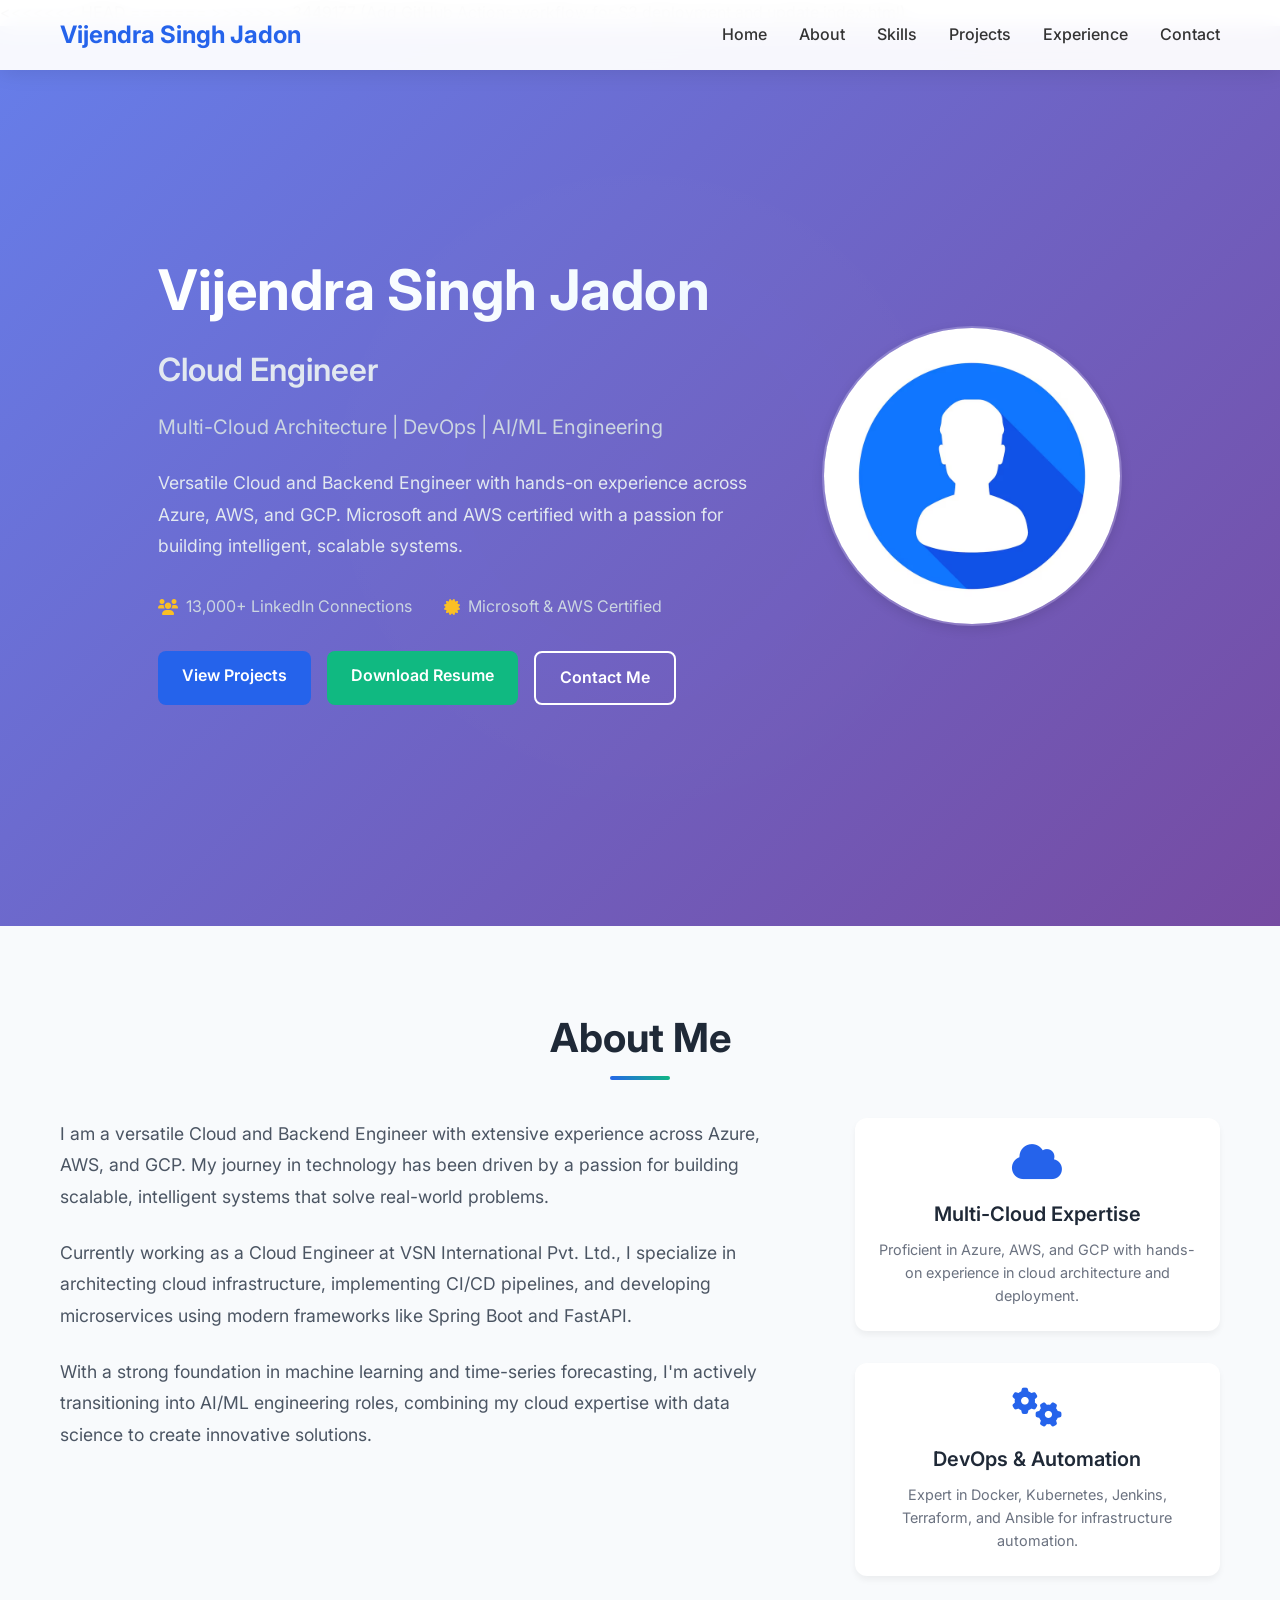
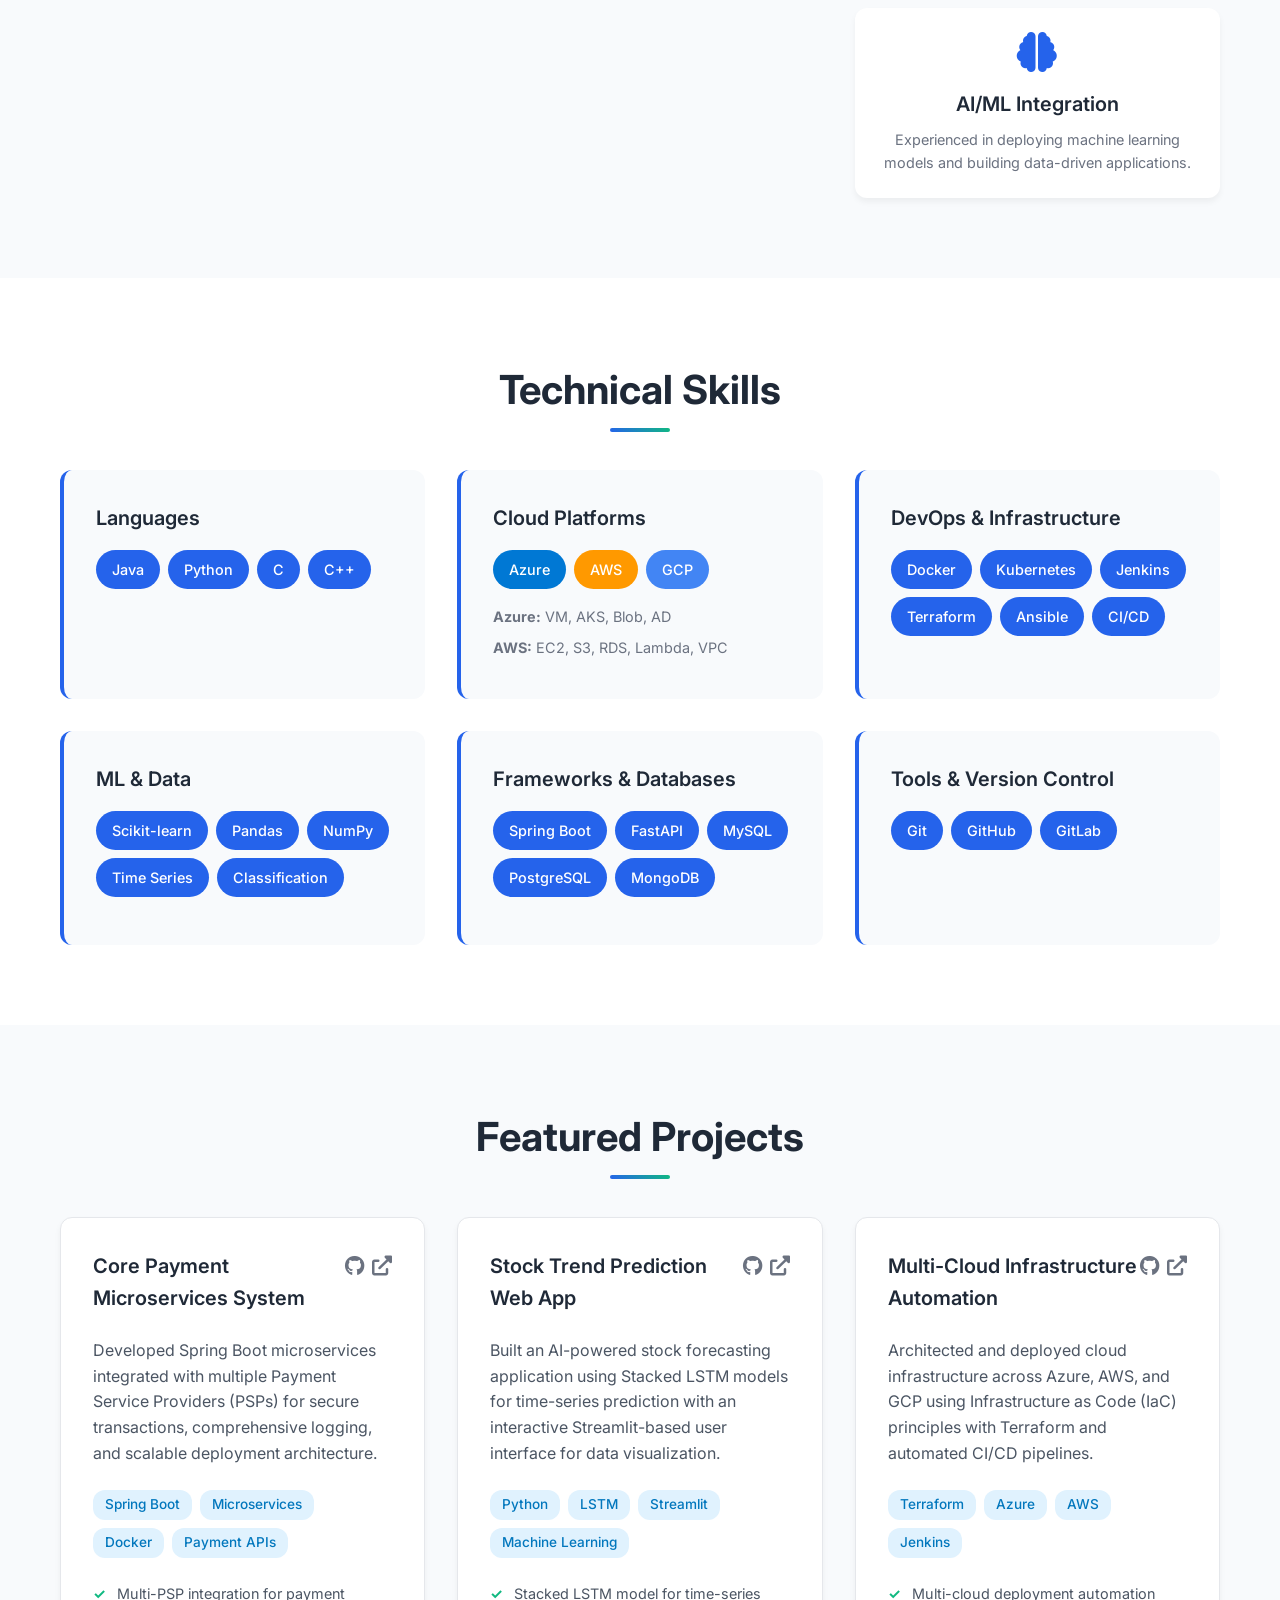
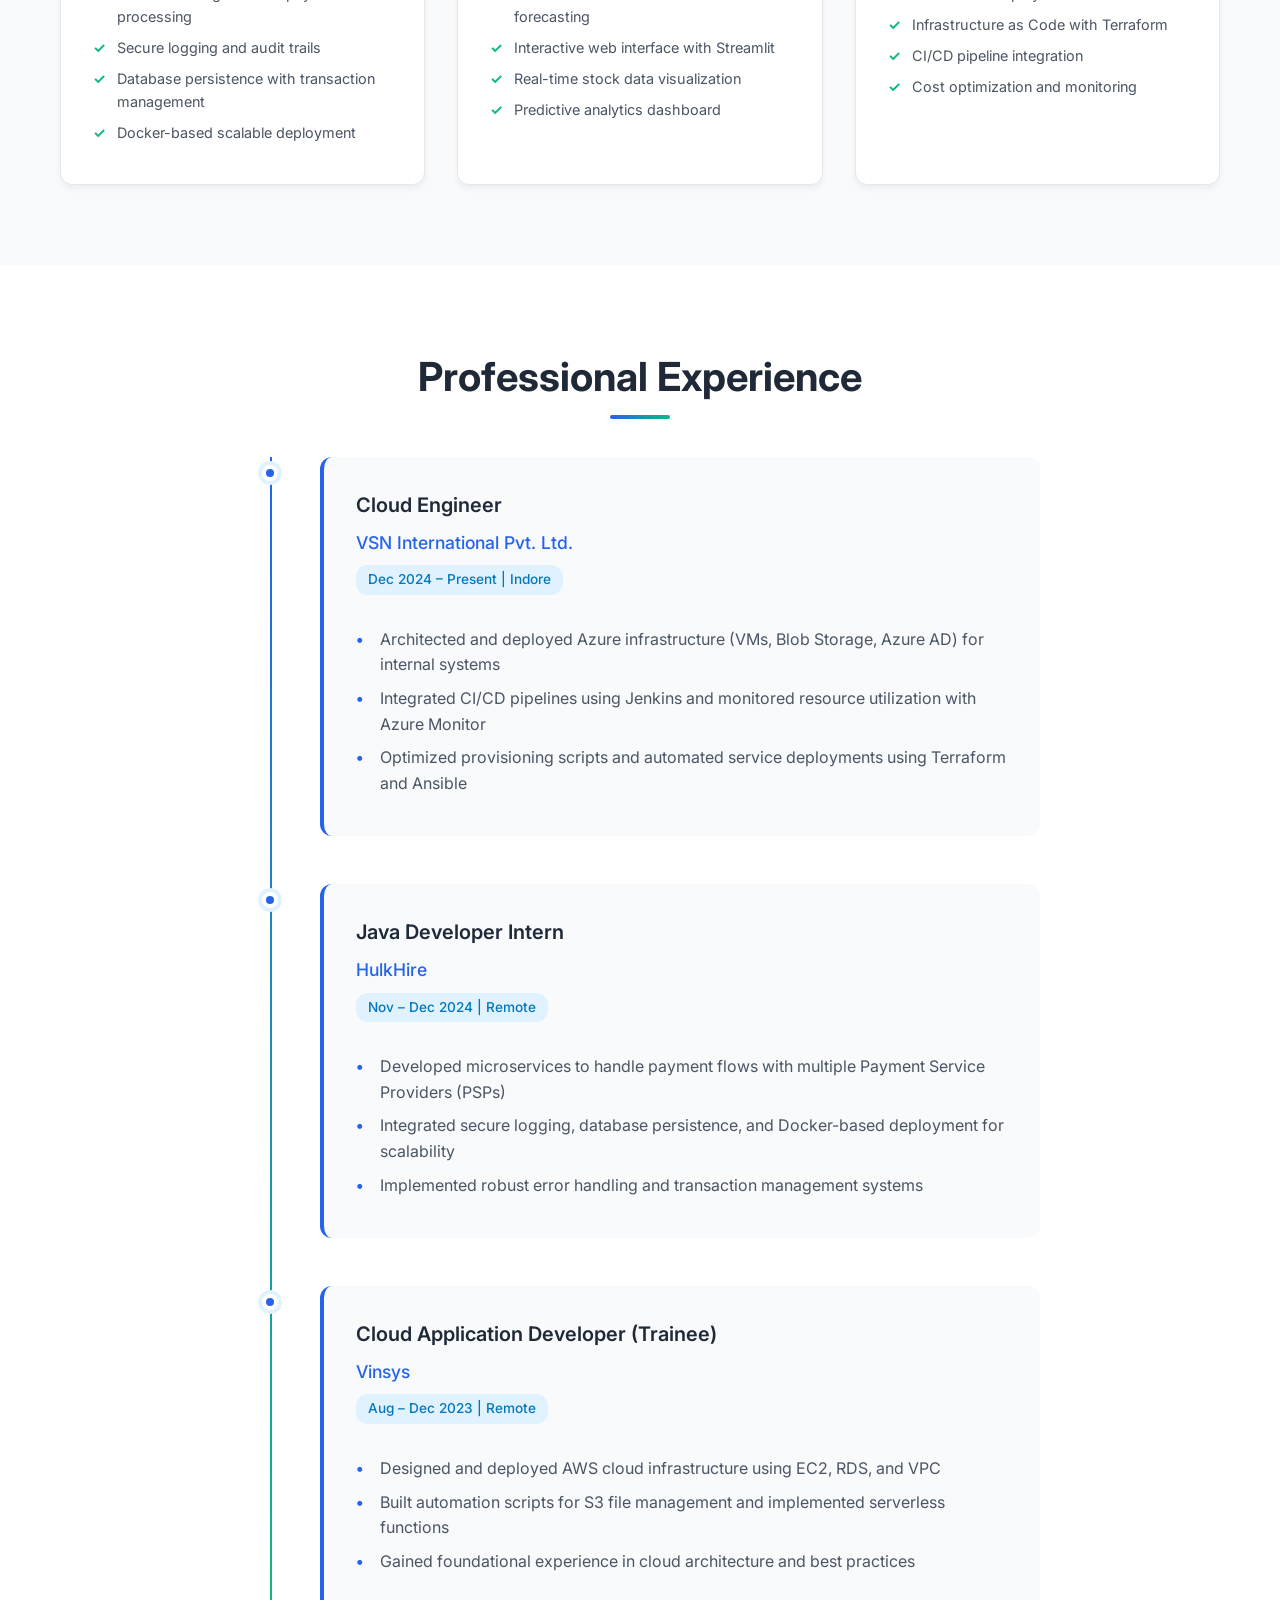
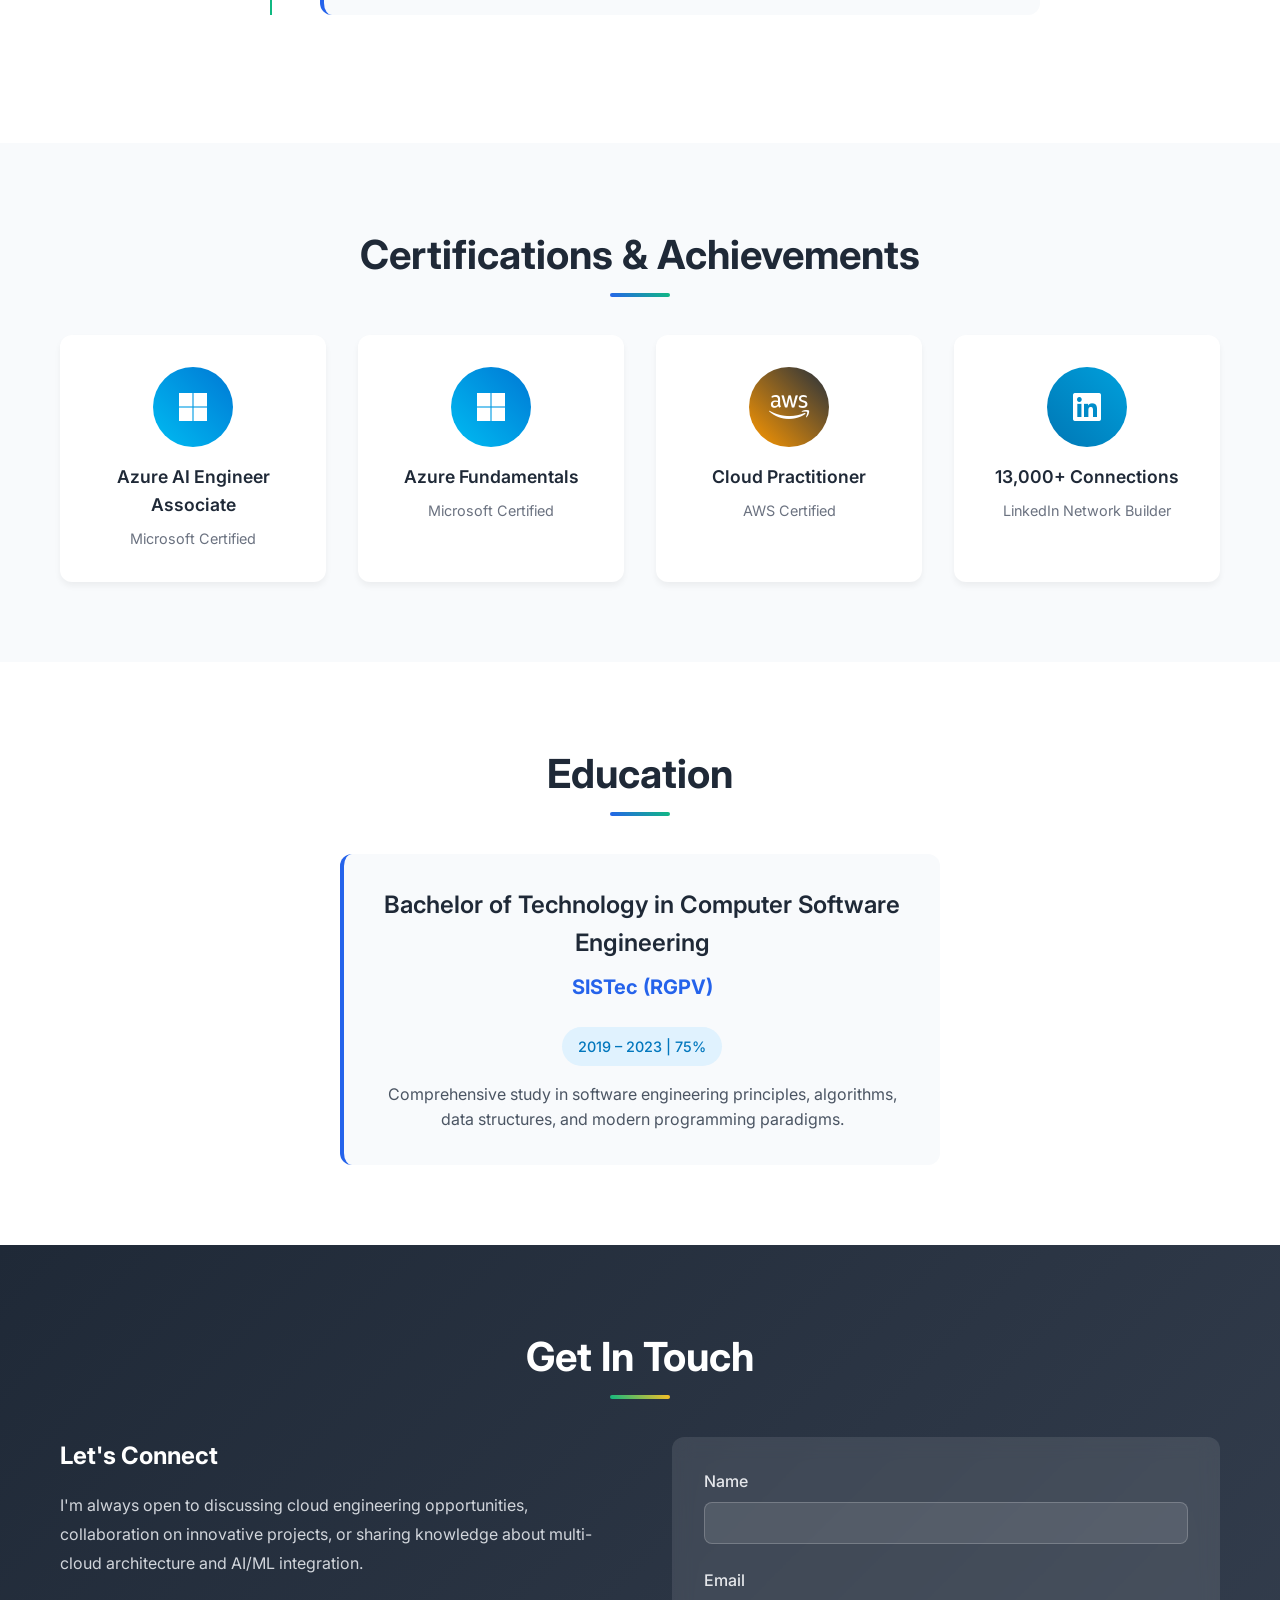
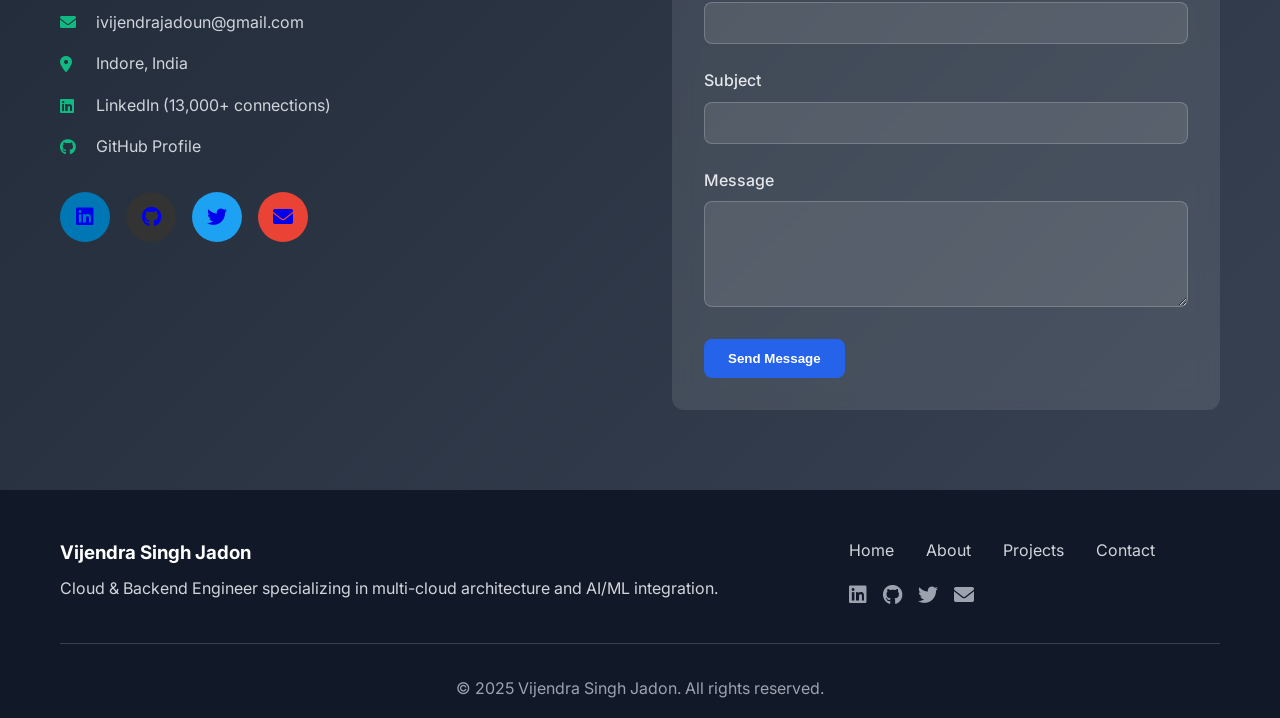
<file: index.html>
<!DOCTYPE html>
<html lang="en">
<head>
    <meta charset="UTF-8">
    <meta name="viewport" content="width=device-width, initial-scale=1.0">
<<<<<<< HEAD
    <title>Vijendra Singh Jadon -Cloud Engineer</title>
=======
    <title>Vijendra Singh Jadon - Cloud </title>
>>>>>>> 3449177 (Add GitHub Actions workflow for S3 deployment and update index.html)
    <link href="https://cdnjs.cloudflare.com/ajax/libs/font-awesome/6.0.0-beta3/css/all.min.css" rel="stylesheet">
    <link href="https://fonts.googleapis.com/css2?family=Inter:wght@300;400;500;600;700&display=swap" rel="stylesheet">
    <link rel="stylesheet" href="styles.css">
</head>
<body>
    <!-- Navigation -->
    <nav class="navbar">
        <div class="nav-container">
            <div class="nav-logo">
                <a href="#home">Vijendra Singh Jadon</a>
            </div>
            <ul class="nav-menu">
                <li class="nav-item">
                    <a href="#home" class="nav-link">Home</a>
                </li>
                <li class="nav-item">
                    <a href="#about" class="nav-link">About</a>
                </li>
                <li class="nav-item">
                    <a href="#skills" class="nav-link">Skills</a>
                </li>
                <li class="nav-item">
                    <a href="#projects" class="nav-link">Projects</a>
                </li>
                <li class="nav-item">
                    <a href="#experience" class="nav-link">Experience</a>
                </li>
                <li class="nav-item">
                    <a href="#contact" class="nav-link">Contact</a>
                </li>
            </ul>
            <div class="hamburger">
                <span class="bar"></span>
                <span class="bar"></span>
                <span class="bar"></span>
            </div>
        </div>
    </nav>

    <!-- Hero Section -->
    <section id="home" class="hero">
        <div class="hero-container">
            <div class="hero-content">
                <h1 class="hero-title">
                    <span class="name">Vijendra Singh Jadon</span>
                    <span class="role">Cloud Engineer</span>
                </h1>
                <p class="hero-subtitle">Multi-Cloud Architecture | DevOps | AI/ML Engineering</p>
                <p class="hero-description">
                    Versatile Cloud and Backend Engineer with hands-on experience across Azure, AWS, and GCP. 
                    Microsoft and AWS certified with a passion for building intelligent, scalable systems.
                </p>
                <div class="hero-stats">
                    <div class="stat">
                        <i class="fas fa-users"></i>
                        <span>13,000+ LinkedIn Connections</span>
                    </div>
                    <div class="stat">
                        <i class="fas fa-certificate"></i>
                        <span>Microsoft & AWS Certified</span>
                    </div>
                </div>
                <div class="hero-buttons">
                    <a href="#projects" class="btn btn-primary">View Projects</a>
                    <a href="#" class="btn btn-secondary">Download Resume</a>
                    <a href="#contact" class="btn btn-outline">Contact Me</a>
                </div>
            </div>
            <div class="hero-image">
                <img src="assets/images/image.jpg" alt="Vijendra Singh Jadon" class="profile-photo" />
            </div>
        </div>
    </section>

    <!-- About Section -->
    <section id="about" class="about">
        <div class="container">
            <h2 class="section-title">About Me</h2>
            <div class="about-content">
                <div class="about-text">
                    <p>
                        I am a versatile Cloud and Backend Engineer with extensive experience across Azure, AWS, and GCP. 
                        My journey in technology has been driven by a passion for building scalable, intelligent systems 
                        that solve real-world problems.
                    </p>
                    <p>
                        Currently working as a Cloud Engineer at VSN International Pvt. Ltd., I specialize in 
                        architecting cloud infrastructure, implementing CI/CD pipelines, and developing microservices 
                        using modern frameworks like Spring Boot and FastAPI.
                    </p>
                    <p>
                        With a strong foundation in machine learning and time-series forecasting, I'm actively 
                        transitioning into AI/ML engineering roles, combining my cloud expertise with data science 
                        to create innovative solutions.
                    </p>
                </div>
                <div class="about-highlights">
                    <div class="highlight">
                        <i class="fas fa-cloud"></i>
                        <h3>Multi-Cloud Expertise</h3>
                        <p>Proficient in Azure, AWS, and GCP with hands-on experience in cloud architecture and deployment.</p>
                    </div>
                    <div class="highlight">
                        <i class="fas fa-cogs"></i>
                        <h3>DevOps & Automation</h3>
                        <p>Expert in Docker, Kubernetes, Jenkins, Terraform, and Ansible for infrastructure automation.</p>
                    </div>
                    <div class="highlight">
                        <i class="fas fa-brain"></i>
                        <h3>AI/ML Integration</h3>
                        <p>Experienced in deploying machine learning models and building data-driven applications.</p>
                    </div>
                </div>
            </div>
        </div>
    </section>

    <!-- Skills Section -->
    <section id="skills" class="skills">
        <div class="container">
            <h2 class="section-title">Technical Skills</h2>
            <div class="skills-grid">
                <div class="skill-category">
                    <h3>Languages</h3>
                    <div class="skill-tags">
                        <span class="skill-tag">Java</span>
                        <span class="skill-tag">Python</span>
                        <span class="skill-tag">C</span>
                        <span class="skill-tag">C++</span>
                    </div>
                </div>

                <div class="skill-category">
                    <h3>Cloud Platforms</h3>
                    <div class="skill-tags">
                        <span class="skill-tag azure">Azure</span>
                        <span class="skill-tag aws">AWS</span>
                        <span class="skill-tag gcp">GCP</span>
                    </div>
                    <div class="skill-details">
                        <p><strong>Azure:</strong> VM, AKS, Blob, AD</p>
                        <p><strong>AWS:</strong> EC2, S3, RDS, Lambda, VPC</p>
                    </div>
                </div>

                <div class="skill-category">
                    <h3>DevOps & Infrastructure</h3>
                    <div class="skill-tags">
                        <span class="skill-tag">Docker</span>
                        <span class="skill-tag">Kubernetes</span>
                        <span class="skill-tag">Jenkins</span>
                        <span class="skill-tag">Terraform</span>
                        <span class="skill-tag">Ansible</span>
                        <span class="skill-tag">CI/CD</span>
                    </div>
                </div>

                <div class="skill-category">
                    <h3>ML & Data</h3>
                    <div class="skill-tags">
                        <span class="skill-tag">Scikit-learn</span>
                        <span class="skill-tag">Pandas</span>
                        <span class="skill-tag">NumPy</span>
                        <span class="skill-tag">Time Series</span>
                        <span class="skill-tag">Classification</span>
                    </div>
                </div>

                <div class="skill-category">
                    <h3>Frameworks & Databases</h3>
                    <div class="skill-tags">
                        <span class="skill-tag">Spring Boot</span>
                        <span class="skill-tag">FastAPI</span>
                        <span class="skill-tag">MySQL</span>
                        <span class="skill-tag">PostgreSQL</span>
                        <span class="skill-tag">MongoDB</span>
                    </div>
                </div>

                <div class="skill-category">
                    <h3>Tools & Version Control</h3>
                    <div class="skill-tags">
                        <span class="skill-tag">Git</span>
                        <span class="skill-tag">GitHub</span>
                        <span class="skill-tag">GitLab</span>
                    </div>
                </div>
            </div>
        </div>
    </section>

    <!-- Projects Section -->
    <section id="projects" class="projects">
        <div class="container">
            <h2 class="section-title">Featured Projects</h2>
            <div class="projects-grid">

                <!-- Project 1: Payment Microservices -->
                <div class="project-card">
                    <div class="project-header">
                        <h3>Core Payment Microservices System</h3>
                        <div class="project-links">
                            <a href="#" class="project-link"><i class="fab fa-github"></i></a>
                            <a href="#" class="project-link"><i class="fas fa-external-link-alt"></i></a>
                        </div>
                    </div>
                    <p class="project-description">
                        Developed Spring Boot microservices integrated with multiple Payment Service Providers (PSPs) 
                        for secure transactions, comprehensive logging, and scalable deployment architecture.
                    </p>
                    <div class="project-tech">
                        <span class="tech-tag">Spring Boot</span>
                        <span class="tech-tag">Microservices</span>
                        <span class="tech-tag">Docker</span>
                        <span class="tech-tag">Payment APIs</span>
                    </div>
                    <div class="project-features">
                        <ul>
                            <li>Multi-PSP integration for payment processing</li>
                            <li>Secure logging and audit trails</li>
                            <li>Database persistence with transaction management</li>
                            <li>Docker-based scalable deployment</li>
                        </ul>
                    </div>
                </div>

                <!-- Project 2: Stock Prediction App -->
                <div class="project-card">
                    <div class="project-header">
                        <h3>Stock Trend Prediction Web App</h3>
                        <div class="project-links">
                            <a href="#" class="project-link"><i class="fab fa-github"></i></a>
                            <a href="#" class="project-link"><i class="fas fa-external-link-alt"></i></a>
                        </div>
                    </div>
                    <p class="project-description">
                        Built an AI-powered stock forecasting application using Stacked LSTM models for time-series 
                        prediction with an interactive Streamlit-based user interface for data visualization.
                    </p>
                    <div class="project-tech">
                        <span class="tech-tag">Python</span>
                        <span class="tech-tag">LSTM</span>
                        <span class="tech-tag">Streamlit</span>
                        <span class="tech-tag">Machine Learning</span>
                    </div>
                    <div class="project-features">
                        <ul>
                            <li>Stacked LSTM model for time-series forecasting</li>
                            <li>Interactive web interface with Streamlit</li>
                            <li>Real-time stock data visualization</li>
                            <li>Predictive analytics dashboard</li>
                        </ul>
                    </div>
                </div>

                <!-- Project 3: Cloud Infrastructure -->
                <div class="project-card">
                    <div class="project-header">
                        <h3>Multi-Cloud Infrastructure Automation</h3>
                        <div class="project-links">
                            <a href="#" class="project-link"><i class="fab fa-github"></i></a>
                            <a href="#" class="project-link"><i class="fas fa-external-link-alt"></i></a>
                        </div>
                    </div>
                    <p class="project-description">
                        Architected and deployed cloud infrastructure across Azure, AWS, and GCP using Infrastructure 
                        as Code (IaC) principles with Terraform and automated CI/CD pipelines.
                    </p>
                    <div class="project-tech">
                        <span class="tech-tag">Terraform</span>
                        <span class="tech-tag">Azure</span>
                        <span class="tech-tag">AWS</span>
                        <span class="tech-tag">Jenkins</span>
                    </div>
                    <div class="project-features">
                        <ul>
                            <li>Multi-cloud deployment automation</li>
                            <li>Infrastructure as Code with Terraform</li>
                            <li>CI/CD pipeline integration</li>
                            <li>Cost optimization and monitoring</li>
                        </ul>
                    </div>
                </div>

            </div>
        </div>
    </section>

    <!-- Experience Section -->
    <section id="experience" class="experience">
        <div class="container">
            <h2 class="section-title">Professional Experience</h2>
            <div class="timeline">

                <div class="timeline-item">
                    <div class="timeline-marker"></div>
                    <div class="timeline-content">
                        <h3>Cloud Engineer</h3>
                        <h4>VSN International Pvt. Ltd.</h4>
                        <span class="timeline-date">Dec 2024 – Present | Indore</span>
                        <ul>
                            <li>Architected and deployed Azure infrastructure (VMs, Blob Storage, Azure AD) for internal systems</li>
                            <li>Integrated CI/CD pipelines using Jenkins and monitored resource utilization with Azure Monitor</li>
                            <li>Optimized provisioning scripts and automated service deployments using Terraform and Ansible</li>
                        </ul>
                    </div>
                </div>

                <div class="timeline-item">
                    <div class="timeline-marker"></div>
                    <div class="timeline-content">
                        <h3>Java Developer Intern</h3>
                        <h4>HulkHire</h4>
                        <span class="timeline-date">Nov – Dec 2024 | Remote</span>
                        <ul>
                            <li>Developed microservices to handle payment flows with multiple Payment Service Providers (PSPs)</li>
                            <li>Integrated secure logging, database persistence, and Docker-based deployment for scalability</li>
                            <li>Implemented robust error handling and transaction management systems</li>
                        </ul>
                    </div>
                </div>

                <div class="timeline-item">
                    <div class="timeline-marker"></div>
                    <div class="timeline-content">
                        <h3>Cloud Application Developer (Trainee)</h3>
                        <h4>Vinsys</h4>
                        <span class="timeline-date">Aug – Dec 2023 | Remote</span>
                        <ul>
                            <li>Designed and deployed AWS cloud infrastructure using EC2, RDS, and VPC</li>
                            <li>Built automation scripts for S3 file management and implemented serverless functions</li>
                            <li>Gained foundational experience in cloud architecture and best practices</li>
                        </ul>
                    </div>
                </div>

            </div>
        </div>
    </section>

    <!-- Certifications Section -->
    <section id="certifications" class="certifications">
        <div class="container">
            <h2 class="section-title">Certifications & Achievements</h2>
            <div class="certifications-grid">

                <div class="certification-card">
                    <div class="cert-icon microsoft">
                        <i class="fab fa-microsoft"></i>
                    </div>
                    <h3>Azure AI Engineer Associate</h3>
                    <p>Microsoft Certified</p>
                </div>

                <div class="certification-card">
                    <div class="cert-icon microsoft">
                        <i class="fab fa-microsoft"></i>
                    </div>
                    <h3>Azure Fundamentals</h3>
                    <p>Microsoft Certified</p>
                </div>

                <div class="certification-card">
                    <div class="cert-icon aws">
                        <i class="fab fa-aws"></i>
                    </div>
                    <h3>Cloud Practitioner</h3>
                    <p>AWS Certified</p>
                </div>

                <div class="certification-card">
                    <div class="cert-icon achievement">
                        <i class="fab fa-linkedin"></i>
                    </div>
                    <h3>13,000+ Connections</h3>
                    <p>LinkedIn Network Builder</p>
                </div>

            </div>
        </div>
    </section>

    <!-- Education Section -->
    <section id="education" class="education">
        <div class="container">
            <h2 class="section-title">Education</h2>
            <div class="education-card">
                <h3>Bachelor of Technology in Computer Software Engineering</h3>
                <h4>SISTec (RGPV)</h4>
                <span class="education-date">2019 – 2023 | 75%</span>
                <p>Comprehensive study in software engineering principles, algorithms, data structures, and modern programming paradigms.</p>
            </div>
        </div>
    </section>

    <!-- Contact Section -->
    <section id="contact" class="contact">
        <div class="container">
            <h2 class="section-title">Get In Touch</h2>
            <div class="contact-content">
                <div class="contact-info">
                    <h3>Let's Connect</h3>
                    <p>
                        I'm always open to discussing cloud engineering opportunities, 
                        collaboration on innovative projects, or sharing knowledge about 
                        multi-cloud architecture and AI/ML integration.
                    </p>

                    <div class="contact-details">
                        <div class="contact-item">
                            <i class="fas fa-envelope"></i>
                            <span>ivijendrajadoun@gmail.com</span>
                        </div>
                        <div class="contact-item">
                            <i class="fas fa-map-marker-alt"></i>
                            <span>Indore, India</span>
                        </div>
                        <div class="contact-item">
                            <i class="fab fa-linkedin"></i>
                            <span>LinkedIn (13,000+ connections)</span>
                        </div>
                        <div class="contact-item">
                            <i class="fab fa-github"></i>
                            <span>GitHub Profile</span>
                        </div>
                    </div>

                    <div class="social-links">
                        <a href="#" class="social-link linkedin"><i class="fab fa-linkedin"></i></a>
                        <a href="#" class="social-link github"><i class="fab fa-github"></i></a>
                        <a href="#" class="social-link twitter"><i class="fab fa-twitter"></i></a>
                        <a href="#" class="social-link email"><i class="fas fa-envelope"></i></a>
                    </div>
                </div>

                <div class="contact-form">
                    <form id="contactForm">
                        <div class="form-group">
                            <label for="name">Name</label>
                            <input type="text" id="name" name="name" required>
                        </div>
                        <div class="form-group">
                            <label for="email">Email</label>
                            <input type="email" id="email" name="email" required>
                        </div>
                        <div class="form-group">
                            <label for="subject">Subject</label>
                            <input type="text" id="subject" name="subject" required>
                        </div>
                        <div class="form-group">
                            <label for="message">Message</label>
                            <textarea id="message" name="message" rows="5" required></textarea>
                        </div>
                        <button type="submit" class="btn btn-primary">Send Message</button>
                    </form>
                </div>
            </div>
        </div>
    </section>

    <!-- Footer -->
    <footer class="footer">
        <div class="container">
            <div class="footer-content">
                <div class="footer-left">
                    <h3>Vijendra Singh Jadon</h3>
                    <p>Cloud & Backend Engineer specializing in multi-cloud architecture and AI/ML integration.</p>
                </div>
                <div class="footer-right">
                    <div class="footer-links">
                        <a href="#home">Home</a>
                        <a href="#about">About</a>
                        <a href="#projects">Projects</a>
                        <a href="#contact">Contact</a>
                    </div>
                    <div class="footer-social">
                        <a href="#"><i class="fab fa-linkedin"></i></a>
                        <a href="#"><i class="fab fa-github"></i></a>
                        <a href="#"><i class="fab fa-twitter"></i></a>
                        <a href="#"><i class="fas fa-envelope"></i></a>
                    </div>
                </div>
            </div>
            <div class="footer-bottom">
                <p>&copy; 2025 Vijendra Singh Jadon. All rights reserved.</p>
            </div>
        </div>
    </footer>

    <!-- JavaScript -->
    <script src="script.js"></script>
</body>
</html>
</file>
<file: styles.css>
/* Reset and Base Styles */
* {
    margin: 0;
    padding: 0;
    box-sizing: border-box;
}

body {
    font-family: 'Inter', sans-serif;
    line-height: 1.6;
    color: #333;
    background-color: #ffffff;
}

html {
    scroll-behavior: smooth;
}

.container {
    max-width: 1200px;
    margin: 0 auto;
    padding: 0 20px;
}

/* Navigation Styles */
.navbar {
    position: fixed;
    top: 0;
    width: 100%;
    background: rgba(255, 255, 255, 0.95);
    backdrop-filter: blur(10px);
    z-index: 1000;
    padding: 1rem 0;
    box-shadow: 0 2px 20px rgba(0, 0, 0, 0.1);
    transition: all 0.3s ease;
}

.nav-container {
    max-width: 1200px;
    margin: 0 auto;
    padding: 0 20px;
    display: flex;
    justify-content: space-between;
    align-items: center;
}

.nav-logo a {
    font-size: 1.5rem;
    font-weight: 700;
    color: #2563eb;
    text-decoration: none;
}

.nav-menu {
    display: flex;
    list-style: none;
    gap: 2rem;
}

.nav-link {
    text-decoration: none;
    color: #333;
    font-weight: 500;
    transition: color 0.3s ease;
    position: relative;
}

.nav-link:hover {
    color: #2563eb;
}

.nav-link::after {
    content: '';
    position: absolute;
    bottom: -5px;
    left: 0;
    width: 0;
    height: 2px;
    background-color: #2563eb;
    transition: width 0.3s ease;
}

.nav-link:hover::after {
    width: 100%;
}

.hamburger {
    display: none;
    flex-direction: column;
    cursor: pointer;
}

.hamburger .bar {
    width: 25px;
    height: 3px;
    background-color: #333;
    margin: 3px 0;
    transition: 0.3s;
}

/* Hero Section */
.hero {
    min-height: 100vh;
    display: flex;
    align-items: center;
    background: linear-gradient(135deg, #667eea 0%, #764ba2 100%);
    color: white;
    position: relative;
    overflow: hidden;
}

.hero::before {
    content: '';
    position: absolute;
    top: 0;
    left: 0;
    right: 0;
    bottom: 0;
    background: url('data:image/svg+xml,<svg xmlns="http://www.w3.org/2000/svg" viewBox="0 0 1000 1000"><defs><radialGradient id="a" cx="50%" cy="50%"><stop offset="0%" stop-color="%23ffffff" stop-opacity="0.1"/><stop offset="100%" stop-color="%23ffffff" stop-opacity="0"/></radialGradient></defs><circle cx="50%" cy="50%" r="50%" fill="url(%23a)"/></svg>') no-repeat center center;
    background-size: cover;
    opacity: 0.1;
}

.hero-container {
    max-width: 1200px;
    margin: 0 auto;
    padding: 0 20px;
    display: grid;
    grid-template-columns: 2fr 1fr;
    gap: 4rem;
    align-items: center;
    position: relative;
    z-index: 1;
}

.hero-content {
    animation: slideInLeft 1s ease-out;
}

.hero-title {
    margin-bottom: 1rem;
}

.hero-title .name {
    display: block;
    font-size: 3.5rem;
    font-weight: 700;
    margin-bottom: 0.5rem;
    background: linear-gradient(45deg, #ffffff, #f0f9ff);
    -webkit-background-clip: text;
    -webkit-text-fill-color: transparent;
    background-clip: text;
}

.hero-title .role {
    display: block;
    font-size: 2rem;
    font-weight: 600;
    color: #e2e8f0;
}

.hero-subtitle {
    font-size: 1.25rem;
    color: #cbd5e1;
    margin-bottom: 1.5rem;
}

.hero-description {
    font-size: 1.1rem;
    line-height: 1.8;
    color: #e2e8f0;
    margin-bottom: 2rem;
    max-width: 600px;
}

.hero-stats {
    display: flex;
    gap: 2rem;
    margin-bottom: 2rem;
}

.stat {
    display: flex;
    align-items: center;
    gap: 0.5rem;
    color: #cbd5e1;
}

.stat i {
    color: #fbbf24;
}

.hero-buttons {
    display: flex;
    gap: 1rem;
    flex-wrap: wrap;
}

.hero-image {
    display: flex;
    justify-content: center;
    align-items: center;
    animation: slideInRight 1s ease-out;
}

.image-placeholder {
    width: 300px;
    height: 300px;
    border-radius: 50%;
    background: rgba(255, 255, 255, 0.1);
    display: flex;
    align-items: center;
    justify-content: center;
    backdrop-filter: blur(10px);
    border: 2px solid rgba(255, 255, 255, 0.2);
}

.image-placeholder i {
    font-size: 6rem;
    color: rgba(255, 255, 255, 0.7);
}

/* Button Styles */
.btn {
    display: inline-block;
    padding: 12px 24px;
    border-radius: 8px;
    text-decoration: none;
    font-weight: 600;
    transition: all 0.3s ease;
    border: none;
    cursor: pointer;
    text-align: center;
}

.btn-primary {
    background-color: #2563eb;
    color: white;
}

.btn-primary:hover {
    background-color: #1d4ed8;
    transform: translateY(-2px);
    box-shadow: 0 5px 15px rgba(37, 99, 235, 0.4);
}

.btn-secondary {
    background-color: #10b981;
    color: white;
}

.btn-secondary:hover {
    background-color: #059669;
    transform: translateY(-2px);
    box-shadow: 0 5px 15px rgba(16, 185, 129, 0.4);
}

.btn-outline {
    background-color: transparent;
    color: white;
    border: 2px solid white;
}

.btn-outline:hover {
    background-color: white;
    color: #2563eb;
    transform: translateY(-2px);
}

/* Section Styles */
section {
    padding: 80px 0;
}

.section-title {
    font-size: 2.5rem;
    font-weight: 700;
    text-align: center;
    margin-bottom: 3rem;
    color: #1f2937;
    position: relative;
}

.section-title::after {
    content: '';
    position: absolute;
    bottom: -10px;
    left: 50%;
    transform: translateX(-50%);
    width: 60px;
    height: 4px;
    background: linear-gradient(45deg, #2563eb, #10b981);
    border-radius: 2px;
}

/* About Section */
.about {
    background-color: #f8fafc;
}

.about-content {
    display: grid;
    grid-template-columns: 2fr 1fr;
    gap: 4rem;
    align-items: start;
}

.about-text p {
    margin-bottom: 1.5rem;
    font-size: 1.1rem;
    line-height: 1.8;
    color: #4b5563;
}

.about-highlights {
    display: flex;
    flex-direction: column;
    gap: 2rem;
}

.highlight {
    text-align: center;
    padding: 1.5rem;
    background: white;
    border-radius: 12px;
    box-shadow: 0 4px 6px rgba(0, 0, 0, 0.05);
    transition: transform 0.3s ease;
}

.highlight:hover {
    transform: translateY(-5px);
}

.highlight i {
    font-size: 2.5rem;
    color: #2563eb;
    margin-bottom: 1rem;
}

.highlight h3 {
    font-size: 1.25rem;
    font-weight: 600;
    margin-bottom: 0.5rem;
    color: #1f2937;
}

.highlight p {
    color: #6b7280;
    font-size: 0.9rem;
}

/* Skills Section */
.skills {
    background-color: white;
}

.skills-grid {
    display: grid;
    grid-template-columns: repeat(auto-fit, minmax(300px, 1fr));
    gap: 2rem;
}

.skill-category {
    background: #f8fafc;
    padding: 2rem;
    border-radius: 12px;
    border-left: 4px solid #2563eb;
}

.skill-category h3 {
    font-size: 1.25rem;
    font-weight: 600;
    margin-bottom: 1rem;
    color: #1f2937;
}

.skill-tags {
    display: flex;
    flex-wrap: wrap;
    gap: 0.5rem;
    margin-bottom: 1rem;
}

.skill-tag {
    background: #2563eb;
    color: white;
    padding: 0.5rem 1rem;
    border-radius: 20px;
    font-size: 0.9rem;
    font-weight: 500;
}

.skill-tag.azure {
    background: #0078d4;
}

.skill-tag.aws {
    background: #ff9900;
}

.skill-tag.gcp {
    background: #4285f4;
}

.skill-details {
    margin-top: 1rem;
}

.skill-details p {
    font-size: 0.9rem;
    color: #6b7280;
    margin-bottom: 0.5rem;
}

/* Projects Section */
.projects {
    background-color: #f8fafc;
}

.projects-grid {
    display: grid;
    grid-template-columns: repeat(auto-fit, minmax(350px, 1fr));
    gap: 2rem;
}

.project-card {
    background: white;
    border-radius: 12px;
    padding: 2rem;
    box-shadow: 0 4px 6px rgba(0, 0, 0, 0.05);
    transition: all 0.3s ease;
    border: 1px solid #e5e7eb;
}

.project-card:hover {
    transform: translateY(-5px);
    box-shadow: 0 10px 25px rgba(0, 0, 0, 0.1);
}

.project-header {
    display: flex;
    justify-content: space-between;
    align-items: start;
    margin-bottom: 1rem;
}

.project-header h3 {
    font-size: 1.25rem;
    font-weight: 600;
    color: #1f2937;
    margin-bottom: 0.5rem;
}

.project-links {
    display: flex;
    gap: 0.5rem;
}

.project-link {
    color: #6b7280;
    font-size: 1.25rem;
    transition: color 0.3s ease;
}

.project-link:hover {
    color: #2563eb;
}

.project-description {
    color: #4b5563;
    line-height: 1.6;
    margin-bottom: 1.5rem;
}

.project-tech {
    display: flex;
    flex-wrap: wrap;
    gap: 0.5rem;
    margin-bottom: 1.5rem;
}

.tech-tag {
    background: #e0f2fe;
    color: #0277bd;
    padding: 0.25rem 0.75rem;
    border-radius: 12px;
    font-size: 0.85rem;
    font-weight: 500;
}

.project-features ul {
    list-style: none;
}

.project-features li {
    position: relative;
    padding-left: 1.5rem;
    margin-bottom: 0.5rem;
    color: #4b5563;
    font-size: 0.9rem;
}

.project-features li::before {
    content: '✓';
    position: absolute;
    left: 0;
    color: #10b981;
    font-weight: bold;
}

/* Experience Section */
.experience {
    background-color: white;
}

.timeline {
    max-width: 800px;
    margin: 0 auto;
    position: relative;
}

.timeline::before {
    content: '';
    position: absolute;
    left: 30px;
    top: 0;
    bottom: 0;
    width: 2px;
    background: linear-gradient(to bottom, #2563eb, #10b981);
}

.timeline-item {
    position: relative;
    margin-bottom: 3rem;
    padding-left: 80px;
}

.timeline-marker {
    position: absolute;
    left: 22px;
    top: 8px;
    width: 16px;
    height: 16px;
    border-radius: 50%;
    background: #2563eb;
    border: 4px solid white;
    box-shadow: 0 0 0 4px #e0f2fe;
}

.timeline-content {
    background: #f8fafc;
    padding: 2rem;
    border-radius: 12px;
    border-left: 4px solid #2563eb;
}

.timeline-content h3 {
    font-size: 1.25rem;
    font-weight: 600;
    color: #1f2937;
    margin-bottom: 0.5rem;
}

.timeline-content h4 {
    font-size: 1.1rem;
    font-weight: 500;
    color: #2563eb;
    margin-bottom: 0.5rem;
}

.timeline-date {
    display: inline-block;
    background: #e0f2fe;
    color: #0277bd;
    padding: 0.25rem 0.75rem;
    border-radius: 12px;
    font-size: 0.85rem;
    font-weight: 500;
    margin-bottom: 1rem;
}

.timeline-content ul {
    list-style: none;
    margin-top: 1rem;
}

.timeline-content li {
    position: relative;
    padding-left: 1.5rem;
    margin-bottom: 0.5rem;
    color: #4b5563;
}

.timeline-content li::before {
    content: '•';
    position: absolute;
    left: 0;
    color: #2563eb;
    font-weight: bold;
}

/* Certifications Section */
.certifications {
    background-color: #f8fafc;
}

.certifications-grid {
    display: grid;
    grid-template-columns: repeat(auto-fit, minmax(250px, 1fr));
    gap: 2rem;
}

.certification-card {
    background: white;
    text-align: center;
    padding: 2rem;
    border-radius: 12px;
    box-shadow: 0 4px 6px rgba(0, 0, 0, 0.05);
    transition: transform 0.3s ease;
}

.certification-card:hover {
    transform: translateY(-5px);
}

.cert-icon {
    width: 80px;
    height: 80px;
    margin: 0 auto 1rem;
    border-radius: 50%;
    display: flex;
    align-items: center;
    justify-content: center;
    font-size: 2rem;
    color: white;
}

.cert-icon.microsoft {
    background: linear-gradient(45deg, #00bcf2, #0078d4);
}

.cert-icon.aws {
    background: linear-gradient(45deg, #ff9900, #232f3e);
}

.cert-icon.achievement {
    background: linear-gradient(45deg, #0077b5, #00a0dc);
}

.certification-card h3 {
    font-size: 1.1rem;
    font-weight: 600;
    color: #1f2937;
    margin-bottom: 0.5rem;
}

.certification-card p {
    color: #6b7280;
    font-size: 0.9rem;
}

/* Education Section */
.education {
    background-color: white;
}

.education-card {
    max-width: 600px;
    margin: 0 auto;
    background: #f8fafc;
    padding: 2rem;
    border-radius: 12px;
    border-left: 4px solid #2563eb;
    text-align: center;
}

.education-card h3 {
    font-size: 1.5rem;
    font-weight: 600;
    color: #1f2937;
    margin-bottom: 0.5rem;
}

.education-card h4 {
    font-size: 1.25rem;
    color: #2563eb;
    margin-bottom: 0.5rem;
}

.education-date {
    display: inline-block;
    background: #e0f2fe;
    color: #0277bd;
    padding: 0.5rem 1rem;
    border-radius: 20px;
    font-size: 0.9rem;
    font-weight: 500;
    margin: 1rem 0;
}

.education-card p {
    color: #4b5563;
    line-height: 1.6;
}

/* Contact Section */
.contact {
    background: linear-gradient(135deg, #1f2937 0%, #374151 100%);
    color: white;
}

.contact .section-title {
    color: white;
}

.contact .section-title::after {
    background: linear-gradient(45deg, #10b981, #fbbf24);
}

.contact-content {
    display: grid;
    grid-template-columns: 1fr 1fr;
    gap: 4rem;
    align-items: start;
}

.contact-info h3 {
    font-size: 1.5rem;
    margin-bottom: 1rem;
}

.contact-info p {
    line-height: 1.8;
    margin-bottom: 2rem;
    color: #d1d5db;
}

.contact-details {
    margin-bottom: 2rem;
}

.contact-item {
    display: flex;
    align-items: center;
    gap: 1rem;
    margin-bottom: 1rem;
    color: #d1d5db;
}

.contact-item i {
    color: #10b981;
    width: 20px;
}

.social-links {
    display: flex;
    gap: 1rem;
}

.social-link {
    width: 50px;
    height: 50px;
    border-radius: 50%;
    display: flex;
    align-items: center;
    justify-content: center;
    text-decoration: none;
    font-size: 1.25rem;
    transition: all 0.3s ease;
}

.social-link.linkedin {
    background: #0077b5;
}

.social-link.github {
    background: #333;
}

.social-link.twitter {
    background: #1da1f2;
}

.social-link.email {
    background: #ea4335;
}

.social-link:hover {
    transform: translateY(-3px);
    box-shadow: 0 5px 15px rgba(0, 0, 0, 0.3);
}

/* Contact Form */
.contact-form {
    background: rgba(255, 255, 255, 0.1);
    padding: 2rem;
    border-radius: 12px;
    backdrop-filter: blur(10px);
}

.form-group {
    margin-bottom: 1.5rem;
}

.form-group label {
    display: block;
    margin-bottom: 0.5rem;
    font-weight: 500;
    color: #e5e7eb;
}

.form-group input,
.form-group textarea {
    width: 100%;
    padding: 0.75rem;
    border: 1px solid rgba(255, 255, 255, 0.2);
    border-radius: 8px;
    background: rgba(255, 255, 255, 0.1);
    color: white;
    font-family: inherit;
}

.form-group input::placeholder,
.form-group textarea::placeholder {
    color: rgba(255, 255, 255, 0.7);
}

.form-group input:focus,
.form-group textarea:focus {
    outline: none;
    border-color: #10b981;
    box-shadow: 0 0 0 3px rgba(16, 185, 129, 0.1);
}

/* Footer */
.footer {
    background: #111827;
    color: #d1d5db;
    padding: 3rem 0 1rem;
}

.footer-content {
    display: grid;
    grid-template-columns: 2fr 1fr;
    gap: 3rem;
    margin-bottom: 2rem;
}

.footer-left h3 {
    color: white;
    margin-bottom: 0.5rem;
}

.footer-links {
    display: flex;
    gap: 2rem;
    margin-bottom: 1rem;
}

.footer-links a {
    color: #d1d5db;
    text-decoration: none;
    transition: color 0.3s ease;
}

.footer-links a:hover {
    color: #10b981;
}

.footer-social {
    display: flex;
    gap: 1rem;
}

.footer-social a {
    color: #9ca3af;
    font-size: 1.25rem;
    transition: color 0.3s ease;
}

.footer-social a:hover {
    color: #10b981;
}

.footer-bottom {
    text-align: center;
    padding-top: 2rem;
    border-top: 1px solid #374151;
    color: #9ca3af;
}

/* Animations */
@keyframes slideInLeft {
    from {
        opacity: 0;
        transform: translateX(-50px);
    }
    to {
        opacity: 1;
        transform: translateX(0);
    }
}

@keyframes slideInRight {
    from {
        opacity: 0;
        transform: translateX(50px);
    }
    to {
        opacity: 1;
        transform: translateX(0);
    }
}

/* Responsive Design */
@media (max-width: 768px) {
    .nav-menu {
        position: fixed;
        left: -100%;
        top: 70px;
        flex-direction: column;
        background-color: rgba(255, 255, 255, 0.95);
        width: 100%;
        text-align: center;
        transition: 0.3s;
        box-shadow: 0 10px 27px rgba(0, 0, 0, 0.05);
        padding: 2rem 0;
    }

    .nav-menu.active {
        left: 0;
    }

    .nav-menu li {
        margin: 1rem 0;
    }

    .hamburger {
        display: flex;
    }

    .hamburger.active .bar:nth-child(2) {
        opacity: 0;
    }

    .hamburger.active .bar:nth-child(1) {
        transform: translateY(8px) rotate(45deg);
    }

    .hamburger.active .bar:nth-child(3) {
        transform: translateY(-8px) rotate(-45deg);
    }

    .hero-container {
        grid-template-columns: 1fr;
        text-align: center;
        gap: 2rem;
    }

    .hero-title .name {
        font-size: 2.5rem;
    }

    .hero-title .role {
        font-size: 1.5rem;
    }

    .about-content {
        grid-template-columns: 1fr;
        gap: 2rem;
    }

    .contact-content {
        grid-template-columns: 1fr;
        gap: 2rem;
    }

    .footer-content {
        grid-template-columns: 1fr;
        gap: 2rem;
        text-align: center;
    }

    .footer-links {
        justify-content: center;
    }

    .hero-stats {
        flex-direction: column;
        gap: 1rem;
    }

    .hero-buttons {
        justify-content: center;
    }
}

@media (max-width: 480px) {
    .container {
        padding: 0 15px;
    }

    section {
        padding: 60px 0;
    }

    .hero-title .name {
        font-size: 2rem;
    }

    .hero-title .role {
        font-size: 1.25rem;
    }

    .section-title {
        font-size: 2rem;
    }

    .project-card,
    .timeline-content,
    .skill-category {
        padding: 1.5rem;
    }

    .btn {
        padding: 10px 20px;
        font-size: 0.9rem;
    }
}
.profile-photo {
    width: 300px;
    height: 300px;
    object-fit: cover;
    border-radius: 50%;
    border: 2px solid rgba(255, 255, 255, 0.2);
    box-shadow: 0 4px 12px rgba(0, 0, 0, 0.1);
}
</file>
